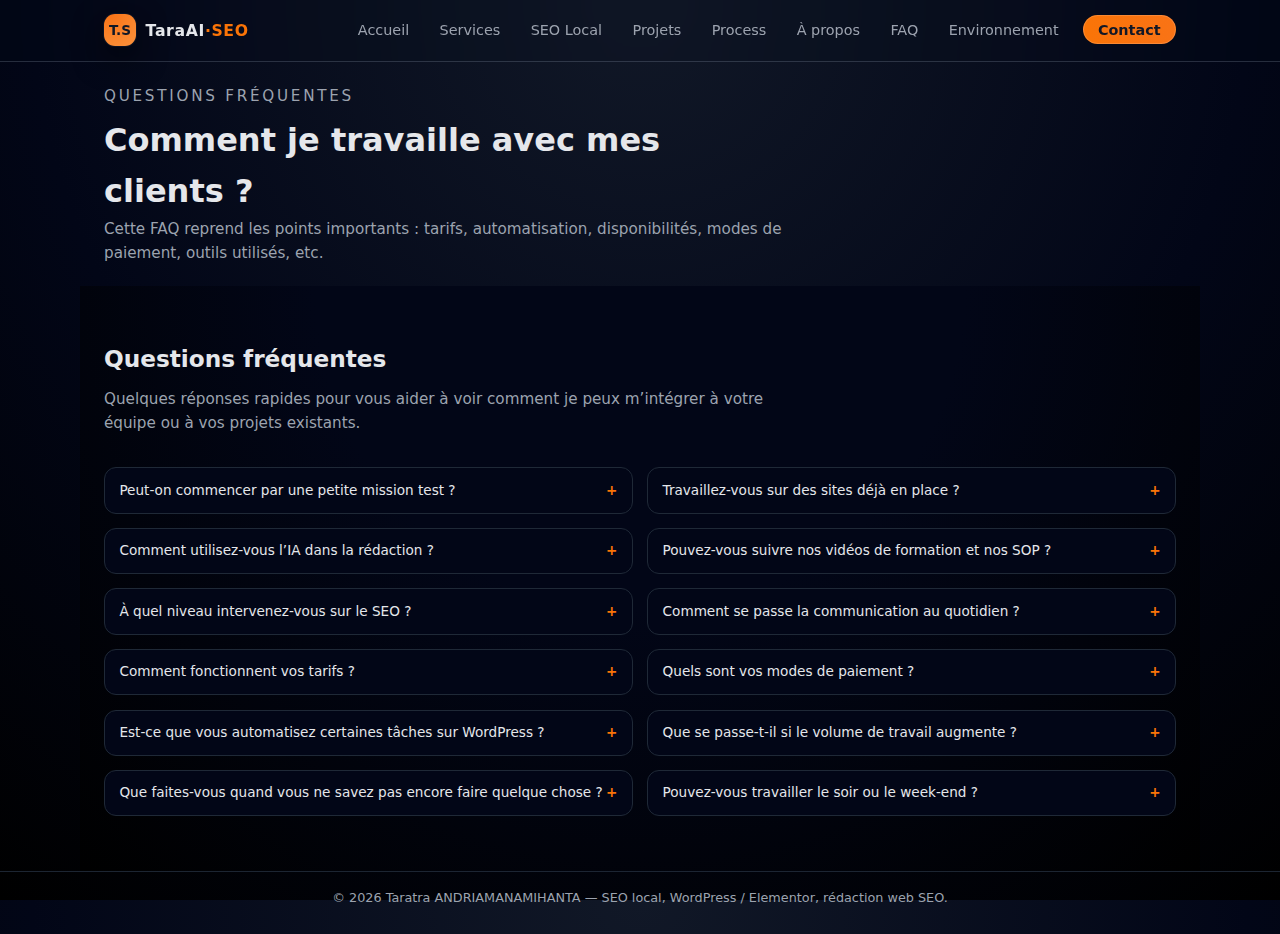
<file: faq.html>
<!DOCTYPE html>
<html lang="fr">
<head>
  <meta charset="UTF-8" />
  <title>FAQ – Collaboration avec Taratra ANDRIAMANAMIHANTA</title>
  <meta name="viewport" content="width=device-width, initial-scale=1" />
  <meta name="description" content="FAQ de Taratra ANDRIAMANAMIHANTA, spécialiste SEO local, expert WordPress / Elementor et rédacteur web SEO. Questions sur les tarifs, l'automatisation, la disponibilité et les modes de paiement." />
  <link rel="stylesheet" href="styles/style.css" />
<script>
// VFS Asset Interceptor - Auto-injected by OSW Studio
(function() {
  const vfsBlobUrls = {"/data.json":"blob:https://otst-osw-studio.hf.space/c48aafcf-43f9-4e27-a135-90380ee2d9f4","/assets/bureau-taratra.jpg":"blob:https://otst-osw-studio.hf.space/81e2c846-edb9-4696-a404-41881096de44","/assets/qr-linkedin-taratra.png":"blob:https://otst-osw-studio.hf.space/6aeb465a-cd0b-40c1-bedc-7eb8b30d6b1b","/scripts/main.js":"blob:https://otst-osw-studio.hf.space/f798ee11-e58c-432c-8797-a46af5fb1543","/index.html":"blob:https://otst-osw-studio.hf.space/f18c23ac-35f3-4af3-a404-df539c868b32","/seo-local.html":"blob:https://otst-osw-studio.hf.space/207ff5a8-44dc-48b8-bfd5-548283863bb6","/services.html":"blob:https://otst-osw-studio.hf.space/c6b19c9b-957e-4be7-8f38-a8f0d3a3c72e"};
  
  // Helper function to resolve VFS paths to blob URLs
  function resolveVfsUrl(url) {
    if (!url || typeof url !== 'string') return url;
    if (url.startsWith('/assets/') && vfsBlobUrls[url]) {
      return vfsBlobUrls[url];
    }
    return url;
  }
  
  // Intercept Image src setter to handle ALL image loading
  const originalSrcDescriptor = Object.getOwnPropertyDescriptor(HTMLImageElement.prototype, 'src');
  Object.defineProperty(HTMLImageElement.prototype, 'src', {
    get: function() {
      return originalSrcDescriptor.get.call(this);
    },
    set: function(value) {
      const resolvedUrl = resolveVfsUrl(value);
      return originalSrcDescriptor.set.call(this, resolvedUrl);
    },
    enumerable: true,
    configurable: true
  });
  
  // Intercept setAttribute for src attributes
  const originalSetAttribute = Element.prototype.setAttribute;
  Element.prototype.setAttribute = function(name, value) {
    if ((name === 'src' || name === 'href') && this instanceof HTMLImageElement) {
      value = resolveVfsUrl(value);
    }
    return originalSetAttribute.call(this, name, value);
  };
  
  // Intercept innerHTML to catch template-generated images
  const originalInnerHTMLDescriptor = Object.getOwnPropertyDescriptor(Element.prototype, 'innerHTML');
  Object.defineProperty(Element.prototype, 'innerHTML', {
    get: function() {
      return originalInnerHTMLDescriptor.get.call(this);
    },
    set: function(value) {
      if (typeof value === 'string' && value.includes('/assets/')) {
        // Replace asset URLs in the HTML string before setting
        const srcRegex = new RegExp('src=["\']([^"\']*/assets/[^"\']*)["\']', 'g');
        value = value.replace(srcRegex, function(match, url) {
          const resolvedUrl = resolveVfsUrl(url);
          if (resolvedUrl !== url) {
            return match.replace(url, resolvedUrl);
          }
          return match;
        });
      }
      return originalInnerHTMLDescriptor.set.call(this, value);
    },
    enumerable: true,
    configurable: true
  });
  
  // Intercept Image constructor
  const OriginalImage = window.Image;
  window.Image = function(...args) {
    const img = new OriginalImage(...args);
    // Override src setter for this instance too
    const descriptor = Object.getOwnPropertyDescriptor(img, 'src') || 
                      Object.getOwnPropertyDescriptor(HTMLImageElement.prototype, 'src');
    if (descriptor) {
      Object.defineProperty(img, 'src', {
        get: descriptor.get,
        set: function(value) {
          const resolvedUrl = resolveVfsUrl(value);
          return originalSrcDescriptor.set.call(this, resolvedUrl);
        },
        enumerable: true,
        configurable: true
      });
    }
    return img;
  };
  // Preserve original Image properties
  Object.setPrototypeOf(window.Image, OriginalImage);
  window.Image.prototype = OriginalImage.prototype;
  
  // Intercept createElement for img elements
  const originalCreateElement = document.createElement;
  document.createElement = function(tagName, options) {
    const element = originalCreateElement.call(this, tagName, options);
    if (tagName.toLowerCase() === 'img') {
      const originalSrcDescriptor = Object.getOwnPropertyDescriptor(HTMLImageElement.prototype, 'src');
      Object.defineProperty(element, 'src', {
        get: function() {
          return originalSrcDescriptor.get.call(this);
        },
        set: function(value) {
          const resolvedUrl = resolveVfsUrl(value);
          return originalSrcDescriptor.set.call(this, resolvedUrl);
        },
        enumerable: true,
        configurable: true
      });
    }
    return element;
  };
  
  // Intercept fetch requests to VFS assets
  const originalFetch = window.fetch;
  window.fetch = function(input, init) {
    const url = typeof input === 'string' ? input : input.url;
    const resolvedUrl = resolveVfsUrl(url);
    
    if (resolvedUrl !== url) {
      return originalFetch(resolvedUrl, init);
    }
    
    return originalFetch(input, init);
  };
  
  // Intercept XMLHttpRequest for older code
  const OriginalXHR = window.XMLHttpRequest;
  window.XMLHttpRequest = function() {
    const xhr = new OriginalXHR();
    const originalOpen = xhr.open;
    
    xhr.open = function(method, url, ...args) {
      const resolvedUrl = resolveVfsUrl(url);
      return originalOpen.call(this, method, resolvedUrl, ...args);
    };
    
    return xhr;
  };
  
  // Process any existing images in the DOM when ready
  function processExistingImages() {
    const images = document.querySelectorAll('img[src*="/assets/"]');
    images.forEach(img => {
      const currentSrc = img.src;
      const resolvedSrc = resolveVfsUrl(currentSrc);
      if (resolvedSrc !== currentSrc) {
        img.src = resolvedSrc;
      }
    });
  }
  
  // Use MutationObserver to catch dynamically added images
  function setupMutationObserver() {
    if (typeof MutationObserver !== 'undefined') {
      const observer = new MutationObserver(function(mutations) {
        mutations.forEach(function(mutation) {
          mutation.addedNodes.forEach(function(node) {
            if (node.nodeType === 1) { // Element node
              if (node.tagName === 'IMG' && node.src && node.src.includes('/assets/')) {
                const resolvedSrc = resolveVfsUrl(node.src);
                if (resolvedSrc !== node.src) {
                  node.src = resolvedSrc;
                }
              }
              // Also check children
              const childImages = node.querySelectorAll && node.querySelectorAll('img[src*="/assets/"]');
              if (childImages) {
                childImages.forEach(img => {
                  const resolvedSrc = resolveVfsUrl(img.src);
                  if (resolvedSrc !== img.src) {
                    img.src = resolvedSrc;
                  }
                });
              }
            }
          });
        });
      });
      
      observer.observe(document.body || document.documentElement, {
        childList: true,
        subtree: true
      });
    }
  }
  
  // Setup everything when DOM is ready
  if (document.readyState === 'loading') {
    document.addEventListener('DOMContentLoaded', function() {
      processExistingImages();
      setupMutationObserver();
    });
  } else {
    processExistingImages();
    setupMutationObserver();
  }
})();
</script>
</head>
<body>
  <header class="site-header">
    <nav class="navbar">
      <div class="logo">
        <span class="logo-mark">T.S</span>
        <span class="logo-text">TaraAI<span class="accent">·SEO</span></span>
      </div>
      <ul class="nav-links">
        <li><a href="index.html">Accueil</a></li>
        <li><a href="services.html">Services</a></li>
        <li><a href="seo-local.html">SEO Local</a></li>
        <li><a href="projets.html">Projets</a></li>
        <li><a href="process.html">Process</a></li>
        <li><a href="apropos.html">À propos</a></li>
        <li><a href="faq.html">FAQ</a></li>
        <li><a href="environnement.html">Environnement</a></li>
        <li><a href="index.html#contact" class="btn-nav">Contact</a></li>
      </ul>
    </nav>
  </header>

  <main>
    <!-- Intro FAQ -->
    <section class="section section-compact">
      <div class="section-header">
        <p class="hero-eyebrow">Questions fréquentes</p>
        <h1>Comment je travaille avec mes clients&nbsp;?</h1>
        <p>
          Cette FAQ reprend les points importants&nbsp;: tarifs, automatisation, disponibilités,
          modes de paiement, outils utilisés, etc.
        </p>
      </div>
    </section>

    <!-- FAQ -->
    <section id="faq" class="section section-alt">
      <div class="section-header">
        <h2>Questions fréquentes</h2>
        <p>
          Quelques réponses rapides pour vous aider à voir comment je peux m’intégrer à votre équipe ou à vos projets existants.
        </p>
      </div>

      <div class="faq-grid">
        <details class="faq-item">
          <summary>Peut-on commencer par une petite mission test&nbsp;?</summary>
          <p>
            Oui. Un test rémunéré ou une courte période d’essai permet de valider le workflow, le niveau de détail attendu et la façon de communiquer.
          </p>
        </details>

        <details class="faq-item">
          <summary>Travaillez-vous sur des sites déjà en place&nbsp;?</summary>
          <p>
            Oui, je peux reprendre un site WordPress existant, nettoyer la structure des pages, améliorer la mise en forme sous Elementor et retravailler les contenus pour plus de clarté et de cohérence.
          </p>
        </details>

        <details class="faq-item">
          <summary>Comment utilisez-vous l’IA dans la rédaction&nbsp;?</summary>
          <p>
            J’utilise l’IA pour générer une base de texte, puis j’interviens pour corriger, réécrire, simplifier et adapter le ton.
            L’objectif est d’obtenir un contenu naturel, sans tournures “robotisées” ni répétitions inutiles.
          </p>
        </details>

        <details class="faq-item">
          <summary>Pouvez-vous suivre nos vidéos de formation et nos SOP&nbsp;?</summary>
          <p>
            Oui. Je peux m’adapter à vos process internes, suivre des vidéos explicatives et appliquer vos méthodes pour garder une vraie cohérence dans l’ensemble de vos projets.
          </p>
        </details>

        <details class="faq-item">
          <summary>À quel niveau intervenez-vous sur le SEO&nbsp;?</summary>
          <p>
            J’interviens surtout sur le <strong>SEO on-page</strong> et le <strong>SEO local</strong> : structure des pages, balises Hn, cohérence sémantique, maillage interne simple et contenus optimisés pour les recherches locales.
          </p>
        </details>

        <details class="faq-item">
          <summary>Comment se passe la communication au quotidien&nbsp;?</summary>
          <p>
            Je privilégie une communication simple et directe&nbsp;: récap par message, validation des priorités,
            partage de captures si nécessaire et point régulier sur l’avancement.
          </p>
        </details>

        <details class="faq-item">
          <summary>Comment fonctionnent vos tarifs&nbsp;?</summary>
          <p>
            Je peux commencer exactement sur la base proposée dans l’offre initiale&nbsp;:
            <strong>5&nbsp;€ de l’heure pour 10&nbsp;heures par mois</strong>.
            Le tarif reste un facteur important, mais ce n’est pas le critère principal pour moi&nbsp;:
            je préfère construire une collaboration stable, avec un travail propre, des pages prêtes à publier
            et un vrai suivi dans le temps.
          </p>
          <p>
            Si le périmètre évolue (plus d’heures, nouvelles responsabilités, suivi plus régulier),
            nous pouvons faire évoluer ensemble les conditions de travail&nbsp;:
            bloc d’heures, forfaits ou autre organisation qui reste logique pour vous comme pour moi.
          </p>
        </details>

        <details class="faq-item">
          <summary>Quels sont vos modes de paiement&nbsp;?</summary>
          <p>
            J'utilise en priorité le <strong>Mobile Money (Mvola)</strong>.
            Pour les clients à l’étranger, je recommande fortement <strong>Remitly</strong>, qui est plus
            intéressant que les virements bancaires classiques.
          </p>
          <p>
            Les banques traditionnelles appliquent souvent des <strong>frais très élevés</strong> et des taux peu favorables&nbsp;:
            au final, le coût total peut facilement représenter l’équivalent de <strong>15 à 20&nbsp;% du montant envoyé</strong>,
            avec en plus un <strong>délai de traitement long</strong> avant que l’argent n’arrive réellement.
          </p>
          <p>
            Avec <strong>Remitly</strong>, le fonctionnement est simple&nbsp;:
          </p>
          <ul>
            <li>le client crée un compte Remitly en quelques minutes&nbsp;;</li>
            <li>il paie par carte ou par virement selon son pays&nbsp;;</li>
            <li>je reçois les fonds directement en <strong>Mobile Money (Mvola)</strong>&nbsp;;</li>
            <li>les frais sont clairement indiqués et le délai est en général beaucoup plus rapide.</li>
          </ul>
          <p>
            C’est plus <strong>transparent</strong>, plus <strong>fiable</strong> et plus <strong>économique</strong>
            pour tout le monde qu’un transfert bancaire international classique.
          </p>
        </details>

        <details class="faq-item">
          <summary>Est-ce que vous automatisez certaines tâches sur WordPress&nbsp;?</summary>
          <p>
            Oui, dès que c’est pertinent et validé avec vous. J’utilise des
            <strong>scripts Python en local</strong> pour automatiser certaines tâches répétitives&nbsp;:
            par exemple, découper et convertir des images générées par des IA (comme Nano Banana, Imagen ou autres)
            avant de les intégrer dans WordPress.
          </p>
          <p>
            Côté WordPress, je peux installer et configurer des extensions dédiées (par exemple des plugins de
            <strong>snippets</strong> ou des outils de type <strong>WPBulky</strong>) pour gérer plus facilement
            les métadonnées, les slugs ou des mises à jour en masse. Cela permet de vérifier en une seule vue
            l’ensemble des pages, de contrôler les maillages internes et de repérer rapidement ce qui doit être ajusté.
          </p>
          <p>
            L’objectif reste de <strong>gagner du temps sur les tâches répétitives</strong> tout en gardant un
            contrôle humain&nbsp;: je vérifie systématiquement le résultat des automatisations et je respecte vos
            consignes éditoriales et techniques.
          </p>
        </details>

        <details class="faq-item">
          <summary>Que se passe-t-il si le volume de travail augmente&nbsp;?</summary>
          <p>
            Si le volume de pages ou d’articles à traiter augmente, je peux adapter ma façon de travailler&nbsp;:
            mise en place de modèles réutilisables dans Elementor, automatisation d’une partie des tâches répétitives
            et organisation du travail par lots (par exemple&nbsp;: structure le matin, contenus l’après-midi).
            Le but est de garder la même exigence de qualité tout en respectant les délais,
            sans sacrifier la relecture ni le sens du détail.
          </p>
        </details>

        <details class="faq-item">
          <summary>Que faites-vous quand vous ne savez pas encore faire quelque chose&nbsp;?</summary>
          <p>
            Je préfère être transparent&nbsp;: il peut arriver que je ne maîtrise pas encore un point précis au début.
            Dans ce cas, je commence par le dire clairement, puis je me forme rapidement à partir des
            <strong>vidéos de formation</strong>, de vos <strong>documents internes</strong> et des outils d’IA
            comme <strong>ChatGPT</strong> ou <strong>Gemini</strong>.
          </p>
          <p>
            Mon objectif est de devenir <strong>autonome</strong> le plus vite possible sur la tâche, sans vous surcharger.
            Je prends des notes, je documente ce que j’apprends et je reviens vers vous uniquement si j’ai besoin d’une
            précision ou d’une validation. Cela me permet de progresser en continu tout en respectant vos process.
          </p>
        </details>

        <details class="faq-item">
          <summary>Pouvez-vous travailler le soir ou le week-end&nbsp;?</summary>
          <p>
            Ma <strong>disponibilité principale pour un nouveau client</strong> se situe entre
            <strong>9&nbsp;h et 11&nbsp;h, tous les jours</strong>.
          </p>
          <p>
            Cependant, en cas de besoin particulier ou de période plus chargée, je peux ponctuellement adapter mon organisation
            et traiter certaines tâches <strong>le soir ou le week-end</strong>, tant que cela reste
            raisonnable et planifié à l’avance.
          </p>
          <p>
            L’objectif est d’être clair dès le départ sur les créneaux&nbsp;: vous savez quand je suis
            disponible pour vous, et nous pouvons nous organiser sereinement sur la durée.
          </p>
        </details>
      </div>
    </section>
  </main>

  <footer class="site-footer">
    <p>© <span id="year"></span> Taratra ANDRIAMANAMIHANTA — SEO local, WordPress / Elementor, rédaction web SEO.</p>
  </footer>

  <script>
    const yearSpan = document.getElementById('year');
    if (yearSpan) {
      yearSpan.textContent = new Date().getFullYear();
    }
  </script>
</body>
</html>
</file>
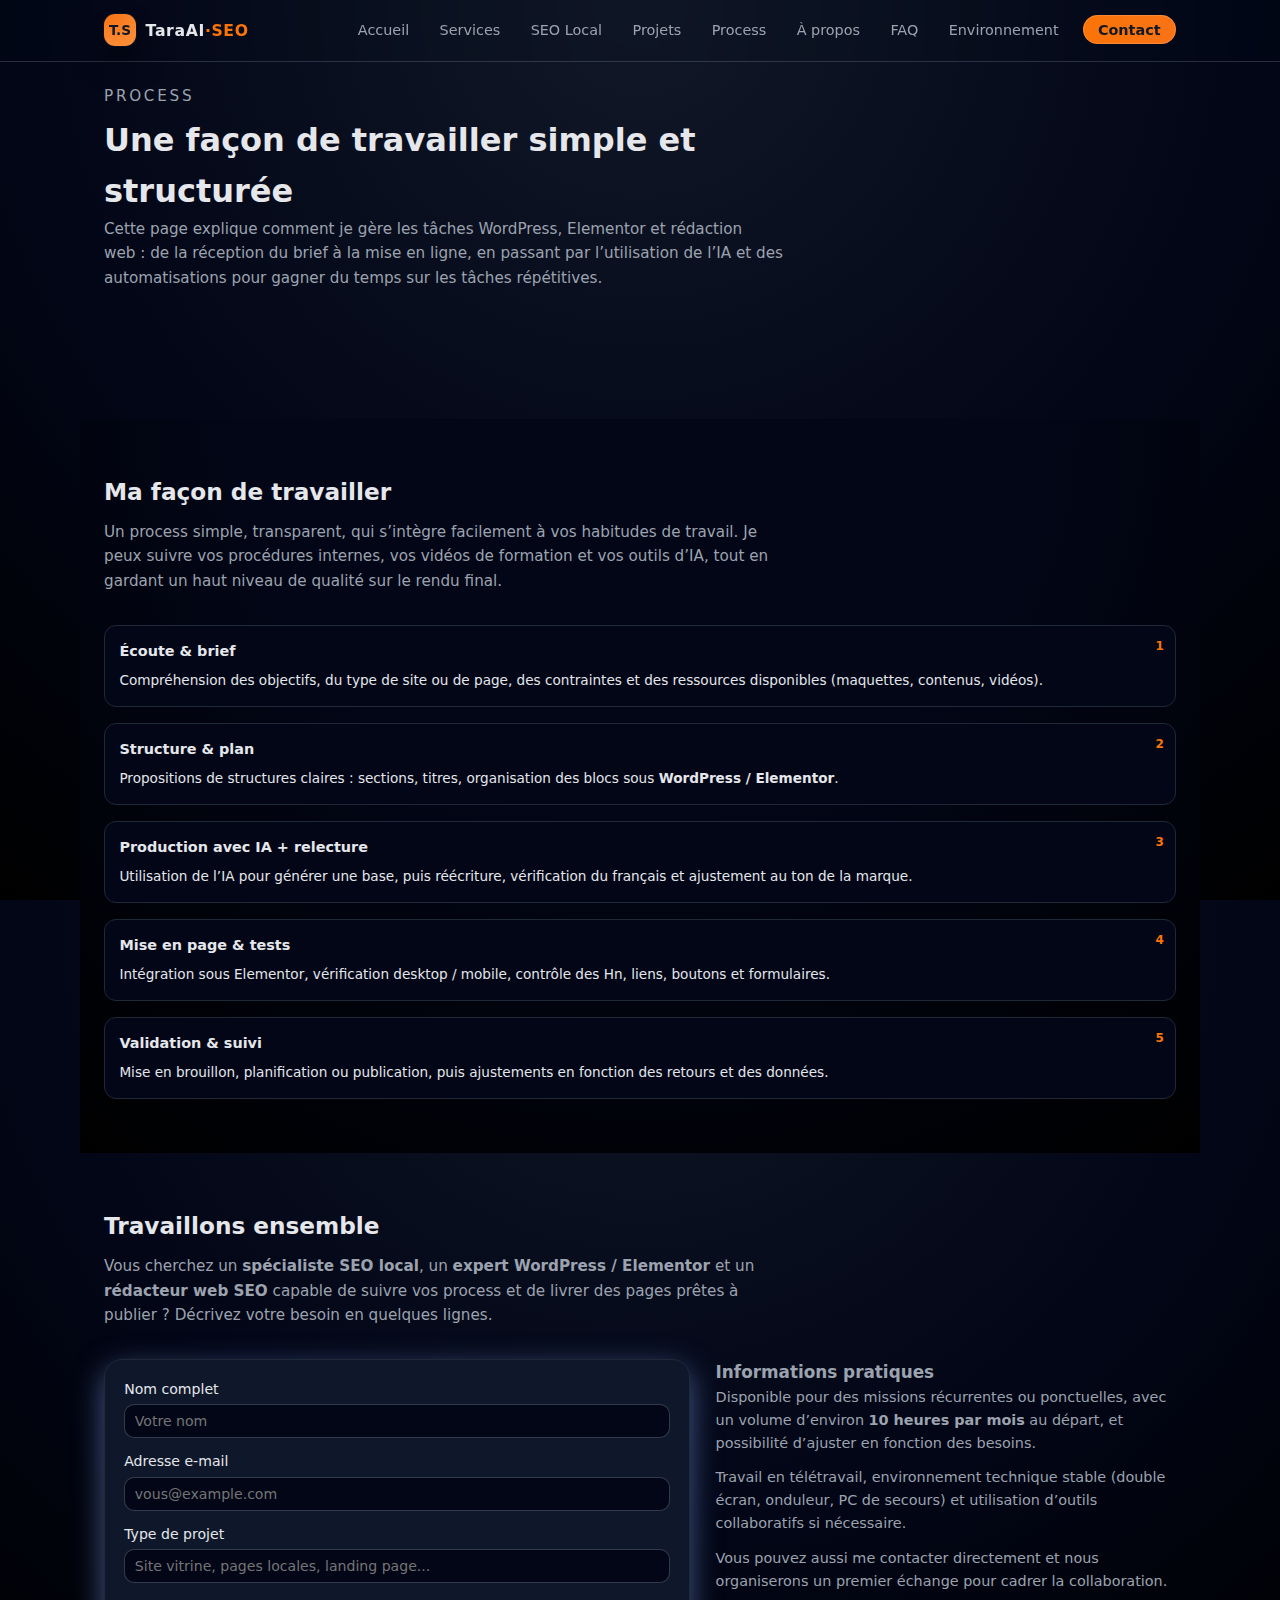
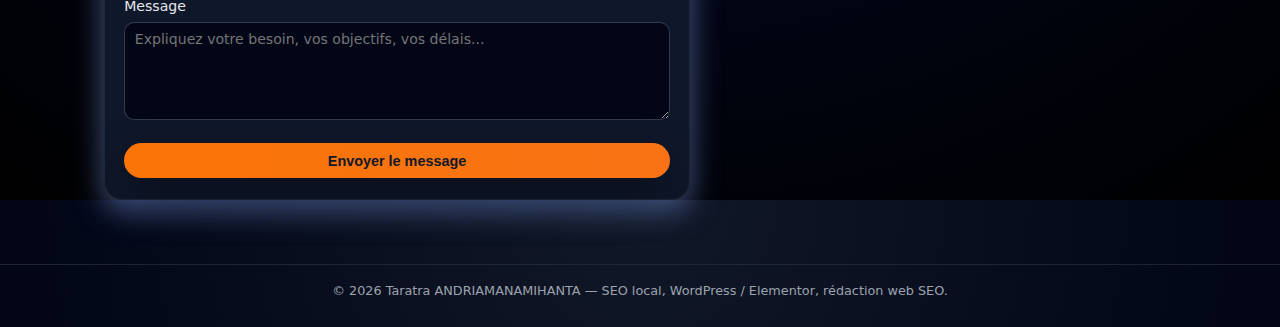
<file: process.html>
<!DOCTYPE html>
<html lang="fr">
<head>
  <meta charset="UTF-8" />
<title>Process – Ma façon de travailler</title>
  <meta name="viewport" content="width=device-width, initial-scale=1" />
  <meta name="description" content="Portfolio de Taratra ANDRIAMANAMIHANTA, spécialiste SEO local, expert WordPress / Elementor et rédacteur web SEO. Création de sites, optimisation locale et contenus orientés conversion." />
  <link rel="stylesheet" href="styles/style.css" />
<script>
// VFS Asset Interceptor - Auto-injected by OSW Studio
(function() {
  const vfsBlobUrls = {"/data.json":"blob:https://otst-osw-studio.hf.space/c48aafcf-43f9-4e27-a135-90380ee2d9f4","/assets/bureau-taratra.jpg":"blob:https://otst-osw-studio.hf.space/81e2c846-edb9-4696-a404-41881096de44","/assets/qr-linkedin-taratra.png":"blob:https://otst-osw-studio.hf.space/6aeb465a-cd0b-40c1-bedc-7eb8b30d6b1b","/scripts/main.js":"blob:https://otst-osw-studio.hf.space/f798ee11-e58c-432c-8797-a46af5fb1543","/index.html":"blob:https://otst-osw-studio.hf.space/f18c23ac-35f3-4af3-a404-df539c868b32","/seo-local.html":"blob:https://otst-osw-studio.hf.space/207ff5a8-44dc-48b8-bfd5-548283863bb6","/services.html":"blob:https://otst-osw-studio.hf.space/c6b19c9b-957e-4be7-8f38-a8f0d3a3c72e","/faq.html":"blob:https://otst-osw-studio.hf.space/f3b6b511-f81c-4821-9022-304ffb4f3cee","/apropos.html":"blob:https://otst-osw-studio.hf.space/a7f3cc91-8159-47e9-b016-956a3677fe02"};
  
  // Helper function to resolve VFS paths to blob URLs
  function resolveVfsUrl(url) {
    if (!url || typeof url !== 'string') return url;
    if (url.startsWith('/assets/') && vfsBlobUrls[url]) {
      return vfsBlobUrls[url];
    }
    return url;
  }
  
  // Intercept Image src setter to handle ALL image loading
  const originalSrcDescriptor = Object.getOwnPropertyDescriptor(HTMLImageElement.prototype, 'src');
  Object.defineProperty(HTMLImageElement.prototype, 'src', {
    get: function() {
      return originalSrcDescriptor.get.call(this);
    },
    set: function(value) {
      const resolvedUrl = resolveVfsUrl(value);
      return originalSrcDescriptor.set.call(this, resolvedUrl);
    },
    enumerable: true,
    configurable: true
  });
  
  // Intercept setAttribute for src attributes
  const originalSetAttribute = Element.prototype.setAttribute;
  Element.prototype.setAttribute = function(name, value) {
    if ((name === 'src' || name === 'href') && this instanceof HTMLImageElement) {
      value = resolveVfsUrl(value);
    }
    return originalSetAttribute.call(this, name, value);
  };
  
  // Intercept innerHTML to catch template-generated images
  const originalInnerHTMLDescriptor = Object.getOwnPropertyDescriptor(Element.prototype, 'innerHTML');
  Object.defineProperty(Element.prototype, 'innerHTML', {
    get: function() {
      return originalInnerHTMLDescriptor.get.call(this);
    },
    set: function(value) {
      if (typeof value === 'string' && value.includes('/assets/')) {
        // Replace asset URLs in the HTML string before setting
        const srcRegex = new RegExp('src=["\']([^"\']*/assets/[^"\']*)["\']', 'g');
        value = value.replace(srcRegex, function(match, url) {
          const resolvedUrl = resolveVfsUrl(url);
          if (resolvedUrl !== url) {
            return match.replace(url, resolvedUrl);
          }
          return match;
        });
      }
      return originalInnerHTMLDescriptor.set.call(this, value);
    },
    enumerable: true,
    configurable: true
  });
  
  // Intercept Image constructor
  const OriginalImage = window.Image;
  window.Image = function(...args) {
    const img = new OriginalImage(...args);
    // Override src setter for this instance too
    const descriptor = Object.getOwnPropertyDescriptor(img, 'src') || 
                      Object.getOwnPropertyDescriptor(HTMLImageElement.prototype, 'src');
    if (descriptor) {
      Object.defineProperty(img, 'src', {
        get: descriptor.get,
        set: function(value) {
          const resolvedUrl = resolveVfsUrl(value);
          return originalSrcDescriptor.set.call(this, resolvedUrl);
        },
        enumerable: true,
        configurable: true
      });
    }
    return img;
  };
  // Preserve original Image properties
  Object.setPrototypeOf(window.Image, OriginalImage);
  window.Image.prototype = OriginalImage.prototype;
  
  // Intercept createElement for img elements
  const originalCreateElement = document.createElement;
  document.createElement = function(tagName, options) {
    const element = originalCreateElement.call(this, tagName, options);
    if (tagName.toLowerCase() === 'img') {
      const originalSrcDescriptor = Object.getOwnPropertyDescriptor(HTMLImageElement.prototype, 'src');
      Object.defineProperty(element, 'src', {
        get: function() {
          return originalSrcDescriptor.get.call(this);
        },
        set: function(value) {
          const resolvedUrl = resolveVfsUrl(value);
          return originalSrcDescriptor.set.call(this, resolvedUrl);
        },
        enumerable: true,
        configurable: true
      });
    }
    return element;
  };
  
  // Intercept fetch requests to VFS assets
  const originalFetch = window.fetch;
  window.fetch = function(input, init) {
    const url = typeof input === 'string' ? input : input.url;
    const resolvedUrl = resolveVfsUrl(url);
    
    if (resolvedUrl !== url) {
      return originalFetch(resolvedUrl, init);
    }
    
    return originalFetch(input, init);
  };
  
  // Intercept XMLHttpRequest for older code
  const OriginalXHR = window.XMLHttpRequest;
  window.XMLHttpRequest = function() {
    const xhr = new OriginalXHR();
    const originalOpen = xhr.open;
    
    xhr.open = function(method, url, ...args) {
      const resolvedUrl = resolveVfsUrl(url);
      return originalOpen.call(this, method, resolvedUrl, ...args);
    };
    
    return xhr;
  };
  
  // Process any existing images in the DOM when ready
  function processExistingImages() {
    const images = document.querySelectorAll('img[src*="/assets/"]');
    images.forEach(img => {
      const currentSrc = img.src;
      const resolvedSrc = resolveVfsUrl(currentSrc);
      if (resolvedSrc !== currentSrc) {
        img.src = resolvedSrc;
      }
    });
  }
  
  // Use MutationObserver to catch dynamically added images
  function setupMutationObserver() {
    if (typeof MutationObserver !== 'undefined') {
      const observer = new MutationObserver(function(mutations) {
        mutations.forEach(function(mutation) {
          mutation.addedNodes.forEach(function(node) {
            if (node.nodeType === 1) { // Element node
              if (node.tagName === 'IMG' && node.src && node.src.includes('/assets/')) {
                const resolvedSrc = resolveVfsUrl(node.src);
                if (resolvedSrc !== node.src) {
                  node.src = resolvedSrc;
                }
              }
              // Also check children
              const childImages = node.querySelectorAll && node.querySelectorAll('img[src*="/assets/"]');
              if (childImages) {
                childImages.forEach(img => {
                  const resolvedSrc = resolveVfsUrl(img.src);
                  if (resolvedSrc !== img.src) {
                    img.src = resolvedSrc;
                  }
                });
              }
            }
          });
        });
      });
      
      observer.observe(document.body || document.documentElement, {
        childList: true,
        subtree: true
      });
    }
  }
  
  // Setup everything when DOM is ready
  if (document.readyState === 'loading') {
    document.addEventListener('DOMContentLoaded', function() {
      processExistingImages();
      setupMutationObserver();
    });
  } else {
    processExistingImages();
    setupMutationObserver();
  }
})();
</script>
</head>
<body>
  <header class="site-header">
   <nav class="navbar">
  <div class="logo">
    <span class="logo-mark">T.S</span>
    <span class="logo-text">TaraAI<span class="accent">·SEO</span></span>
  </div>
 <ul class="nav-links">
  <li><a href="index.html">Accueil</a></li>
  <li><a href="services.html">Services</a></li>
  <li><a href="seo-local.html">SEO Local</a></li>
  <li><a href="projets.html">Projets</a></li>
  <li><a href="process.html">Process</a></li>
  <li><a href="apropos.html">À propos</a></li>
  <li><a href="faq.html">FAQ</a></li>
  <li><a href="environnement.html">Environnement</a></li>
  <li><a href="index.html#contact" class="btn-nav">Contact</a></li>
</ul>
 </nav>
  </header>
<main>
  <section class="section section-compact">
    <div class="section-header">
      <p class="hero-eyebrow">Process</p>
      <h1>Une façon de travailler simple et structurée</h1>
      <p>
        Cette page explique comment je gère les tâches WordPress, Elementor et rédaction web&nbsp;:
        de la réception du brief à la mise en ligne, en passant par l’utilisation de l’IA
        et des automatisations pour gagner du temps sur les tâches répétitives.
      </p>
    </div>
  </section>

  <!-- COPIE/COUPE ici ta section existante id="process" -->
  <section id="process" class="section">
    <!-- ton bloc Process (étapes) tel qu’il est déjà -->
  </section>
</main>

  <!-- PROCESS -->
  <section id="process" class="section section-alt">
    <div class="section-header">
      <h2>Ma façon de travailler</h2>
      <p>
        Un process simple, transparent, qui s’intègre facilement à vos habitudes de travail. Je peux suivre vos procédures internes, vos vidéos
        de formation et vos outils d’IA, tout en gardant un haut niveau de qualité sur le rendu final.
      </p>
    </div>
    <div class="process-steps">
      <div class="step">
        <span class="step-number">1</span>
        <h3>Écoute & brief</h3>
        <p>
          Compréhension des objectifs, du type de site ou de page, des contraintes et des ressources disponibles (maquettes, contenus, vidéos).
        </p>
      </div>
      <div class="step">
        <span class="step-number">2</span>
        <h3>Structure & plan</h3>
        <p>
          Propositions de structures claires : sections, titres, organisation des blocs sous <strong>WordPress / Elementor</strong>.
        </p>
      </div>
      <div class="step">
        <span class="step-number">3</span>
        <h3>Production avec IA + relecture</h3>
        <p>
          Utilisation de l’IA pour générer une base, puis réécriture, vérification du français et ajustement au ton de la marque.
        </p>
      </div>
      <div class="step">
        <span class="step-number">4</span>
        <h3>Mise en page & tests</h3>
        <p>
          Intégration sous Elementor, vérification desktop / mobile, contrôle des Hn, liens, boutons et formulaires.
        </p>
      </div>
      <div class="step">
        <span class="step-number">5</span>
        <h3>Validation & suivi</h3>
        <p>
          Mise en brouillon, planification ou publication, puis ajustements en fonction des retours et des données.
        </p>
      </div>
    </div>
  </section>

    <!-- CONTACT -->
  <section id="contact" class="section contact-section">
    <div class="section-header">
      <h2>Travaillons ensemble</h2>
      <p>
        Vous cherchez un <strong>spécialiste SEO local</strong>, un <strong>expert WordPress / Elementor</strong> et un <strong>rédacteur web SEO</strong>
        capable de suivre vos process et de livrer des pages prêtes à publier&nbsp;? Décrivez votre besoin en quelques lignes.
      </p>
    </div>
    <div class="contact-grid">
      <form class="contact-form">
        <label>
          Nom complet
          <input type="text" name="name" placeholder="Votre nom" />
        </label>
        <label>
          Adresse e-mail
          <input type="email" name="email" placeholder="vous@example.com" />
        </label>
        <label>
          Type de projet
          <input type="text" name="project" placeholder="Site vitrine, pages locales, landing page..." />
        </label>
        <label>
          Message
          <textarea name="message" rows="5" placeholder="Expliquez votre besoin, vos objectifs, vos délais..."></textarea>
        </label>
        <button type="submit" class="btn btn-primary">Envoyer le message</button>
      </form>
      <div class="contact-info">
        <h3>Informations pratiques</h3>
        <p>
          Disponible pour des missions récurrentes ou ponctuelles, avec un volume d’environ
          <strong>10 heures par mois</strong> au départ, et possibilité d’ajuster en fonction des besoins.
        </p>
        <p>
          Travail en télétravail, environnement technique stable (double écran, onduleur, PC de secours) et
          utilisation d’outils collaboratifs si nécessaire.
        </p>
        <p>
          Vous pouvez aussi me contacter directement et nous organiserons un premier échange pour cadrer la collaboration.
        </p>
      </div>
    </div>
  </section>

  <footer class="site-footer">
    <p>© <span id="year"></span> Taratra ANDRIAMANAMIHANTA — SEO local, WordPress / Elementor, rédaction web SEO.</p>
  </footer>

  <script>
    const yearSpan = document.getElementById('year');
    if (yearSpan) {
      yearSpan.textContent = new Date().getFullYear();
    }
  </script>
</body>
</html>
</file>
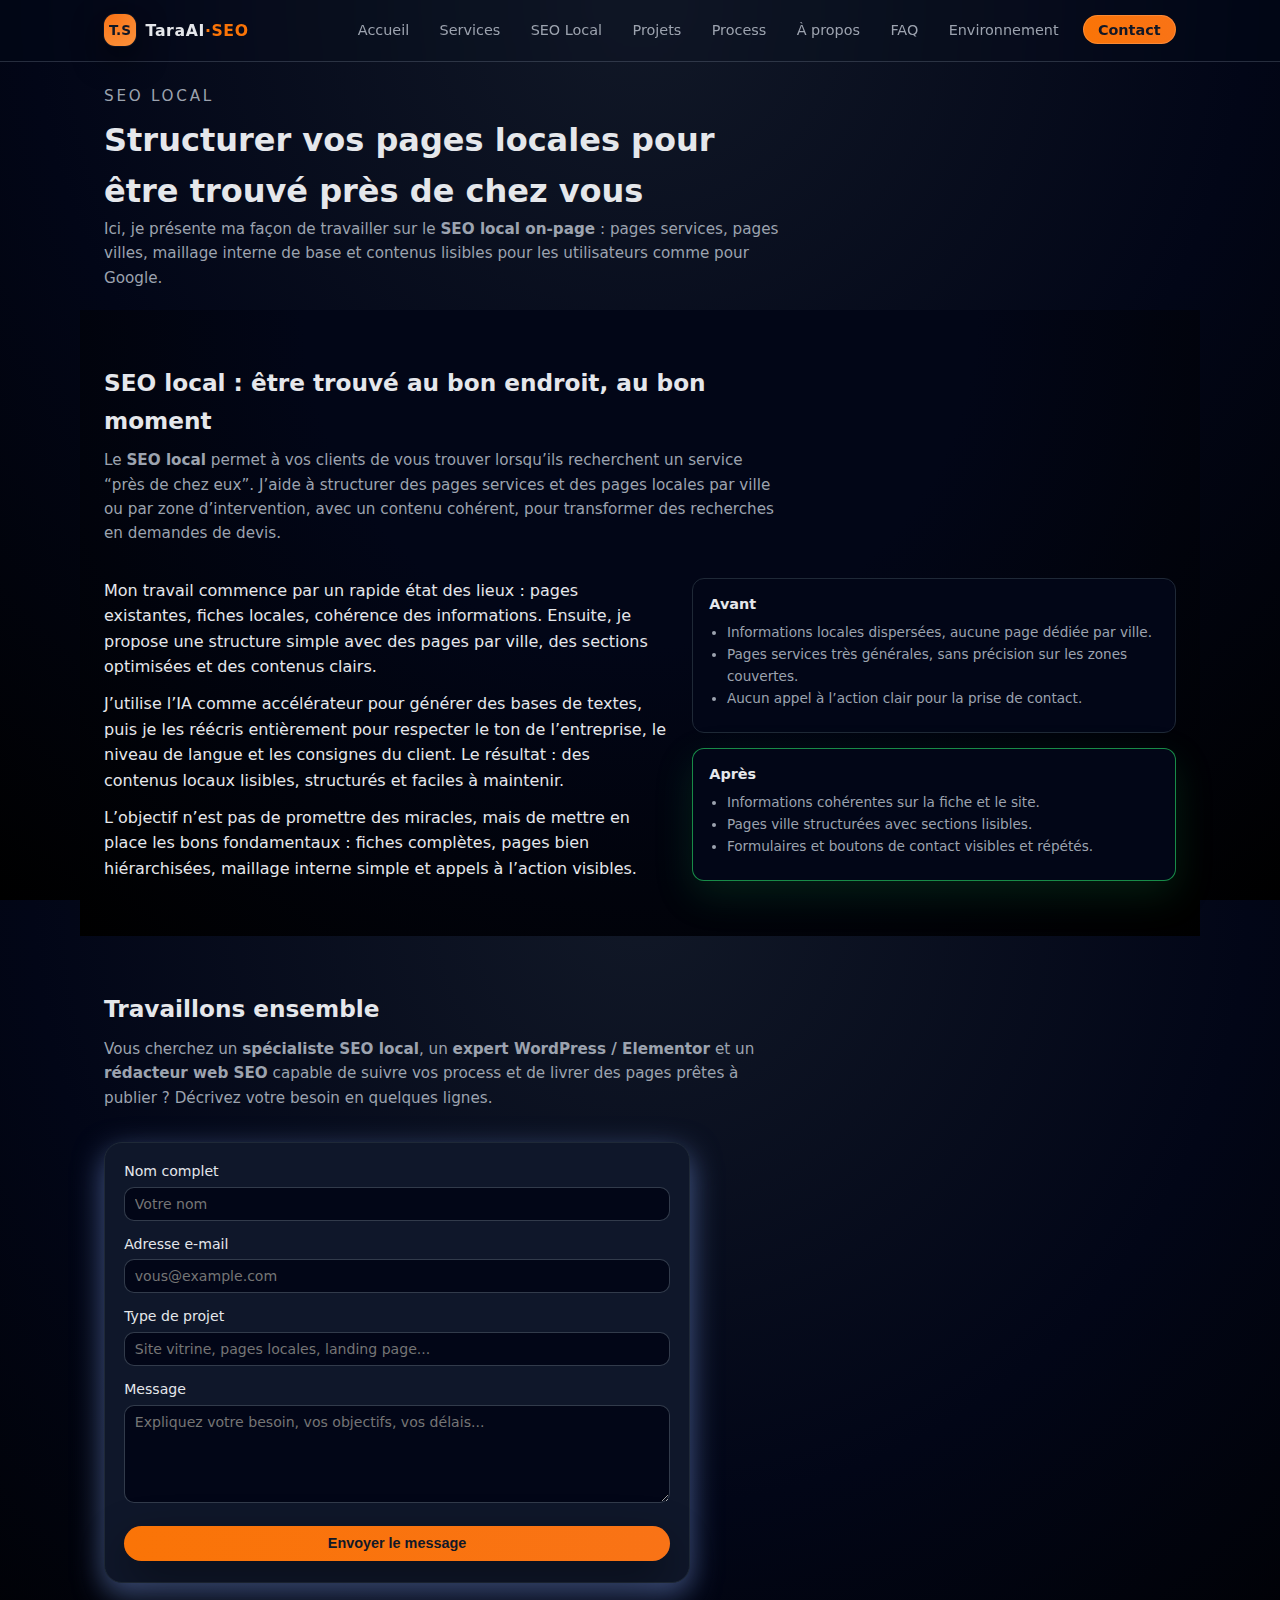
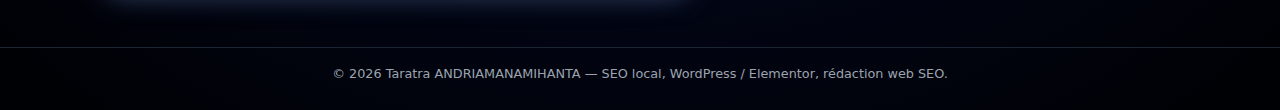
<file: seo-local.html>
<!DOCTYPE html>
<html lang="fr">
<head>
  <meta charset="UTF-8" />
<title>SEO Local – Taratra ANDRIAMANAMIHANTA</title>
  <meta name="viewport" content="width=device-width, initial-scale=1" />
  <meta name="description" content="Portfolio de Taratra ANDRIAMANAMIHANTA, spécialiste SEO local, expert WordPress / Elementor et rédacteur web SEO. Création de sites, optimisation locale et contenus orientés conversion." />
  <link rel="stylesheet" href="styles/style.css" />
<script>
// VFS Asset Interceptor - Auto-injected by OSW Studio
(function() {
  const vfsBlobUrls = {"/data.json":"blob:https://otst-osw-studio.hf.space/c48aafcf-43f9-4e27-a135-90380ee2d9f4","/assets/bureau-taratra.jpg":"blob:https://otst-osw-studio.hf.space/81e2c846-edb9-4696-a404-41881096de44","/assets/qr-linkedin-taratra.png":"blob:https://otst-osw-studio.hf.space/6aeb465a-cd0b-40c1-bedc-7eb8b30d6b1b","/scripts/main.js":"blob:https://otst-osw-studio.hf.space/f798ee11-e58c-432c-8797-a46af5fb1543","/index.html":"blob:https://otst-osw-studio.hf.space/f18c23ac-35f3-4af3-a404-df539c868b32"};
  
  // Helper function to resolve VFS paths to blob URLs
  function resolveVfsUrl(url) {
    if (!url || typeof url !== 'string') return url;
    if (url.startsWith('/assets/') && vfsBlobUrls[url]) {
      return vfsBlobUrls[url];
    }
    return url;
  }
  
  // Intercept Image src setter to handle ALL image loading
  const originalSrcDescriptor = Object.getOwnPropertyDescriptor(HTMLImageElement.prototype, 'src');
  Object.defineProperty(HTMLImageElement.prototype, 'src', {
    get: function() {
      return originalSrcDescriptor.get.call(this);
    },
    set: function(value) {
      const resolvedUrl = resolveVfsUrl(value);
      return originalSrcDescriptor.set.call(this, resolvedUrl);
    },
    enumerable: true,
    configurable: true
  });
  
  // Intercept setAttribute for src attributes
  const originalSetAttribute = Element.prototype.setAttribute;
  Element.prototype.setAttribute = function(name, value) {
    if ((name === 'src' || name === 'href') && this instanceof HTMLImageElement) {
      value = resolveVfsUrl(value);
    }
    return originalSetAttribute.call(this, name, value);
  };
  
  // Intercept innerHTML to catch template-generated images
  const originalInnerHTMLDescriptor = Object.getOwnPropertyDescriptor(Element.prototype, 'innerHTML');
  Object.defineProperty(Element.prototype, 'innerHTML', {
    get: function() {
      return originalInnerHTMLDescriptor.get.call(this);
    },
    set: function(value) {
      if (typeof value === 'string' && value.includes('/assets/')) {
        // Replace asset URLs in the HTML string before setting
        const srcRegex = new RegExp('src=["\']([^"\']*/assets/[^"\']*)["\']', 'g');
        value = value.replace(srcRegex, function(match, url) {
          const resolvedUrl = resolveVfsUrl(url);
          if (resolvedUrl !== url) {
            return match.replace(url, resolvedUrl);
          }
          return match;
        });
      }
      return originalInnerHTMLDescriptor.set.call(this, value);
    },
    enumerable: true,
    configurable: true
  });
  
  // Intercept Image constructor
  const OriginalImage = window.Image;
  window.Image = function(...args) {
    const img = new OriginalImage(...args);
    // Override src setter for this instance too
    const descriptor = Object.getOwnPropertyDescriptor(img, 'src') || 
                      Object.getOwnPropertyDescriptor(HTMLImageElement.prototype, 'src');
    if (descriptor) {
      Object.defineProperty(img, 'src', {
        get: descriptor.get,
        set: function(value) {
          const resolvedUrl = resolveVfsUrl(value);
          return originalSrcDescriptor.set.call(this, resolvedUrl);
        },
        enumerable: true,
        configurable: true
      });
    }
    return img;
  };
  // Preserve original Image properties
  Object.setPrototypeOf(window.Image, OriginalImage);
  window.Image.prototype = OriginalImage.prototype;
  
  // Intercept createElement for img elements
  const originalCreateElement = document.createElement;
  document.createElement = function(tagName, options) {
    const element = originalCreateElement.call(this, tagName, options);
    if (tagName.toLowerCase() === 'img') {
      const originalSrcDescriptor = Object.getOwnPropertyDescriptor(HTMLImageElement.prototype, 'src');
      Object.defineProperty(element, 'src', {
        get: function() {
          return originalSrcDescriptor.get.call(this);
        },
        set: function(value) {
          const resolvedUrl = resolveVfsUrl(value);
          return originalSrcDescriptor.set.call(this, resolvedUrl);
        },
        enumerable: true,
        configurable: true
      });
    }
    return element;
  };
  
  // Intercept fetch requests to VFS assets
  const originalFetch = window.fetch;
  window.fetch = function(input, init) {
    const url = typeof input === 'string' ? input : input.url;
    const resolvedUrl = resolveVfsUrl(url);
    
    if (resolvedUrl !== url) {
      return originalFetch(resolvedUrl, init);
    }
    
    return originalFetch(input, init);
  };
  
  // Intercept XMLHttpRequest for older code
  const OriginalXHR = window.XMLHttpRequest;
  window.XMLHttpRequest = function() {
    const xhr = new OriginalXHR();
    const originalOpen = xhr.open;
    
    xhr.open = function(method, url, ...args) {
      const resolvedUrl = resolveVfsUrl(url);
      return originalOpen.call(this, method, resolvedUrl, ...args);
    };
    
    return xhr;
  };
  
  // Process any existing images in the DOM when ready
  function processExistingImages() {
    const images = document.querySelectorAll('img[src*="/assets/"]');
    images.forEach(img => {
      const currentSrc = img.src;
      const resolvedSrc = resolveVfsUrl(currentSrc);
      if (resolvedSrc !== currentSrc) {
        img.src = resolvedSrc;
      }
    });
  }
  
  // Use MutationObserver to catch dynamically added images
  function setupMutationObserver() {
    if (typeof MutationObserver !== 'undefined') {
      const observer = new MutationObserver(function(mutations) {
        mutations.forEach(function(mutation) {
          mutation.addedNodes.forEach(function(node) {
            if (node.nodeType === 1) { // Element node
              if (node.tagName === 'IMG' && node.src && node.src.includes('/assets/')) {
                const resolvedSrc = resolveVfsUrl(node.src);
                if (resolvedSrc !== node.src) {
                  node.src = resolvedSrc;
                }
              }
              // Also check children
              const childImages = node.querySelectorAll && node.querySelectorAll('img[src*="/assets/"]');
              if (childImages) {
                childImages.forEach(img => {
                  const resolvedSrc = resolveVfsUrl(img.src);
                  if (resolvedSrc !== img.src) {
                    img.src = resolvedSrc;
                  }
                });
              }
            }
          });
        });
      });
      
      observer.observe(document.body || document.documentElement, {
        childList: true,
        subtree: true
      });
    }
  }
  
  // Setup everything when DOM is ready
  if (document.readyState === 'loading') {
    document.addEventListener('DOMContentLoaded', function() {
      processExistingImages();
      setupMutationObserver();
    });
  } else {
    processExistingImages();
    setupMutationObserver();
  }
})();
</script>
</head>
<body>
  <header class="site-header">
   <nav class="navbar">
  <div class="logo">
    <span class="logo-mark">T.S</span>
    <span class="logo-text">TaraAI<span class="accent">·SEO</span></span>
  </div>
 <ul class="nav-links">
  <li><a href="index.html">Accueil</a></li>
  <li><a href="services.html">Services</a></li>
  <li><a href="seo-local.html">SEO Local</a></li>
  <li><a href="projets.html">Projets</a></li>
  <li><a href="process.html">Process</a></li>
  <li><a href="apropos.html">À propos</a></li>
  <li><a href="faq.html">FAQ</a></li>
  <li><a href="environnement.html">Environnement</a></li>
  <li><a href="index.html#contact" class="btn-nav">Contact</a></li>
</ul>
 </nav>
  </header>
<main>
  <section class="section section-compact">
    <div class="section-header">
      <p class="hero-eyebrow">SEO local</p>
      <h1>Structurer vos pages locales pour être trouvé près de chez vous</h1>
      <p>
        Ici, je présente ma façon de travailler sur le <strong>SEO local on-page</strong> :
        pages services, pages villes, maillage interne de base et contenus lisibles
        pour les utilisateurs comme pour Google.
      </p>
    </div>
  </section>

 
   <!-- SEO LOCAL -->
  <section id="seo-local" class="section section-alt">
    <div class="section-header">
      <h2>SEO local : être trouvé au bon endroit, au bon moment</h2>
      <p>
        Le <strong>SEO local</strong> permet à vos clients de vous trouver lorsqu’ils recherchent un service “près de chez eux”.
J’aide à structurer des pages services et des pages locales par ville ou par zone d’intervention, avec un contenu cohérent, pour transformer des recherches en demandes de devis.
      </p>
    </div>

    <div class="seo-grid">
      <div class="seo-text">
        <p>
          Mon travail commence par un rapide état des lieux : pages existantes, fiches locales, cohérence des informations.
          Ensuite, je propose une structure simple avec des pages par ville, des sections optimisées et des contenus clairs.
        </p>
        <p>
          J’utilise l’IA comme accélérateur pour générer des bases de textes, puis je les réécris entièrement pour respecter le ton de l’entreprise, le niveau de langue et les consignes du client.
          Le résultat : des contenus locaux lisibles, structurés et faciles à maintenir.
        </p>
        <p>
          L’objectif n’est pas de promettre des miracles, mais de mettre en place les bons fondamentaux :
          fiches complètes, pages bien hiérarchisées, maillage interne simple et appels à l’action visibles.
        </p>
      </div>
      <div class="before-after">
        <div class="ba-card">
          <h3>Avant</h3>
          <ul>
            <li>Informations locales dispersées, aucune page dédiée par ville.</li>
<li>Pages services très générales, sans précision sur les zones couvertes.</li>
<li>Aucun appel à l’action clair pour la prise de contact.</li>

          </ul>
        </div>
        <div class="ba-card ba-card-after">
          <h3>Après</h3>
          <ul>
            <li>Informations cohérentes sur la fiche et le site.</li>
            <li>Pages ville structurées avec sections lisibles.</li>
            <li>Formulaires et boutons de contact visibles et répétés.</li>
          </ul>
        </div>
      </div>
    </div>
  </section>

  
    <!-- CONTACT -->
  <section id="contact" class="section contact-section">
    <div class="section-header">
      <h2>Travaillons ensemble</h2>
      <p>
        Vous cherchez un <strong>spécialiste SEO local</strong>, un <strong>expert WordPress / Elementor</strong> et un <strong>rédacteur web SEO</strong>
        capable de suivre vos process et de livrer des pages prêtes à publier&nbsp;? Décrivez votre besoin en quelques lignes.
      </p>
    </div>
    <div class="contact-grid">
      <form class="contact-form">
        <label>
          Nom complet
          <input type="text" name="name" placeholder="Votre nom" />
        </label>
        <label>
          Adresse e-mail
          <input type="email" name="email" placeholder="vous@example.com" />
        </label>
        <label>
          Type de projet
          <input type="text" name="project" placeholder="Site vitrine, pages locales, landing page..." />
        </label>
        <label>
          Message
          <textarea name="message" rows="5" placeholder="Expliquez votre besoin, vos objectifs, vos délais..."></textarea>
        </label>
        <button type="submit" class="btn btn-primary">Envoyer le message</button>
      </form>
     
    </div>
  </section>

  <footer class="site-footer">
    <p>© <span id="year"></span> Taratra ANDRIAMANAMIHANTA — SEO local, WordPress / Elementor, rédaction web SEO.</p>
  </footer>

  <script>
    const yearSpan = document.getElementById('year');
    if (yearSpan) {
      yearSpan.textContent = new Date().getFullYear();
    }
  </script>
</body>
</html>
</file>
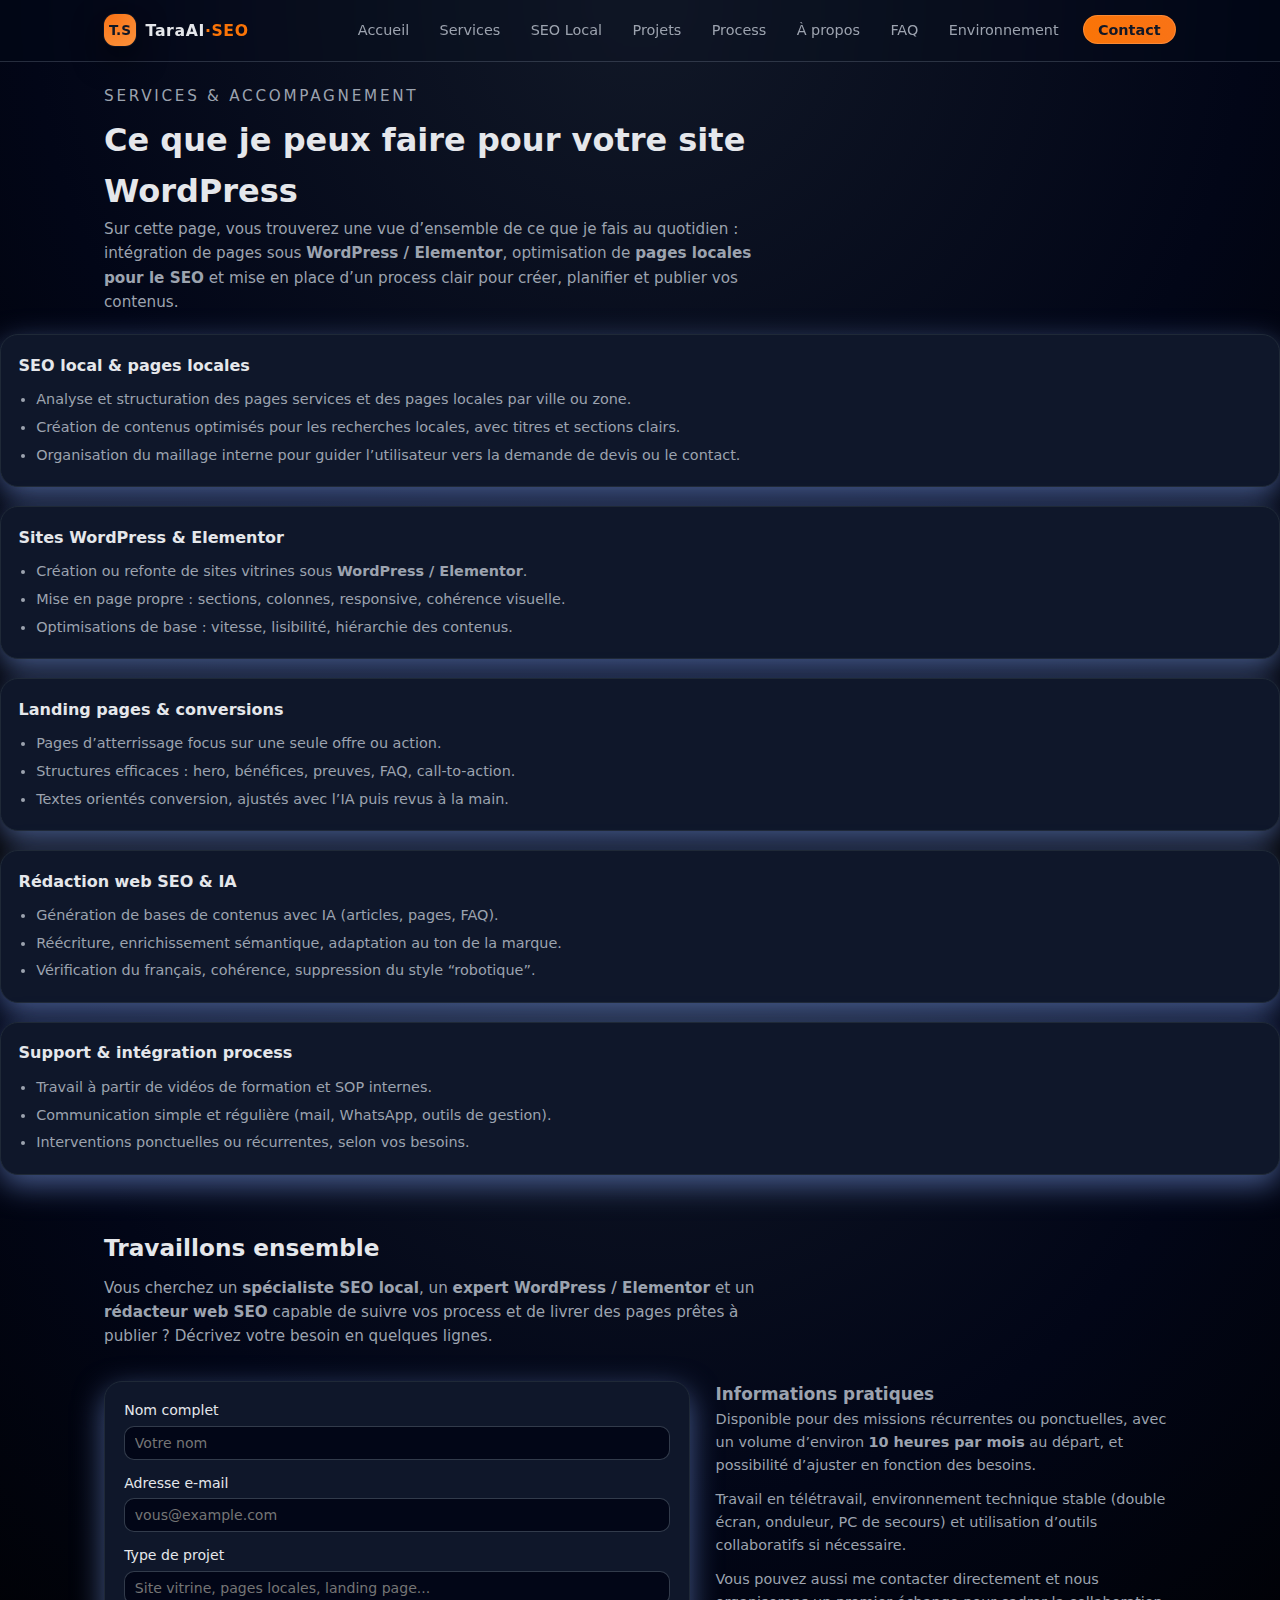
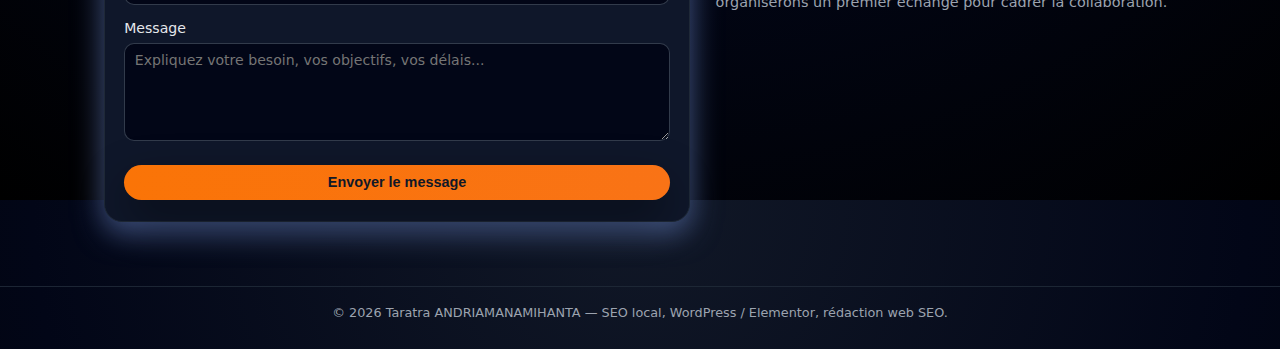
<file: services.html>
<!DOCTYPE html>
<html lang="fr">
<head>
  <meta charset="UTF-8" />
<title> Services – Taratra ANDRIAMANAMIHANTA, SEO local & WordPress</title>
  <meta name="viewport" content="width=device-width, initial-scale=1" />
  <meta name="description" content="Portfolio de Taratra ANDRIAMANAMIHANTA, spécialiste SEO local, expert WordPress / Elementor et rédacteur web SEO. Création de sites, optimisation locale et contenus orientés conversion." />
  <link rel="stylesheet" href="styles/style.css" />
<script>
// VFS Asset Interceptor - Auto-injected by OSW Studio
(function() {
  const vfsBlobUrls = {"/data.json":"blob:https://otst-osw-studio.hf.space/c48aafcf-43f9-4e27-a135-90380ee2d9f4","/assets/bureau-taratra.jpg":"blob:https://otst-osw-studio.hf.space/81e2c846-edb9-4696-a404-41881096de44","/assets/qr-linkedin-taratra.png":"blob:https://otst-osw-studio.hf.space/6aeb465a-cd0b-40c1-bedc-7eb8b30d6b1b","/scripts/main.js":"blob:https://otst-osw-studio.hf.space/f798ee11-e58c-432c-8797-a46af5fb1543","/index.html":"blob:https://otst-osw-studio.hf.space/f18c23ac-35f3-4af3-a404-df539c868b32","/seo-local.html":"blob:https://otst-osw-studio.hf.space/207ff5a8-44dc-48b8-bfd5-548283863bb6"};
  
  // Helper function to resolve VFS paths to blob URLs
  function resolveVfsUrl(url) {
    if (!url || typeof url !== 'string') return url;
    if (url.startsWith('/assets/') && vfsBlobUrls[url]) {
      return vfsBlobUrls[url];
    }
    return url;
  }
  
  // Intercept Image src setter to handle ALL image loading
  const originalSrcDescriptor = Object.getOwnPropertyDescriptor(HTMLImageElement.prototype, 'src');
  Object.defineProperty(HTMLImageElement.prototype, 'src', {
    get: function() {
      return originalSrcDescriptor.get.call(this);
    },
    set: function(value) {
      const resolvedUrl = resolveVfsUrl(value);
      return originalSrcDescriptor.set.call(this, resolvedUrl);
    },
    enumerable: true,
    configurable: true
  });
  
  // Intercept setAttribute for src attributes
  const originalSetAttribute = Element.prototype.setAttribute;
  Element.prototype.setAttribute = function(name, value) {
    if ((name === 'src' || name === 'href') && this instanceof HTMLImageElement) {
      value = resolveVfsUrl(value);
    }
    return originalSetAttribute.call(this, name, value);
  };
  
  // Intercept innerHTML to catch template-generated images
  const originalInnerHTMLDescriptor = Object.getOwnPropertyDescriptor(Element.prototype, 'innerHTML');
  Object.defineProperty(Element.prototype, 'innerHTML', {
    get: function() {
      return originalInnerHTMLDescriptor.get.call(this);
    },
    set: function(value) {
      if (typeof value === 'string' && value.includes('/assets/')) {
        // Replace asset URLs in the HTML string before setting
        const srcRegex = new RegExp('src=["\']([^"\']*/assets/[^"\']*)["\']', 'g');
        value = value.replace(srcRegex, function(match, url) {
          const resolvedUrl = resolveVfsUrl(url);
          if (resolvedUrl !== url) {
            return match.replace(url, resolvedUrl);
          }
          return match;
        });
      }
      return originalInnerHTMLDescriptor.set.call(this, value);
    },
    enumerable: true,
    configurable: true
  });
  
  // Intercept Image constructor
  const OriginalImage = window.Image;
  window.Image = function(...args) {
    const img = new OriginalImage(...args);
    // Override src setter for this instance too
    const descriptor = Object.getOwnPropertyDescriptor(img, 'src') || 
                      Object.getOwnPropertyDescriptor(HTMLImageElement.prototype, 'src');
    if (descriptor) {
      Object.defineProperty(img, 'src', {
        get: descriptor.get,
        set: function(value) {
          const resolvedUrl = resolveVfsUrl(value);
          return originalSrcDescriptor.set.call(this, resolvedUrl);
        },
        enumerable: true,
        configurable: true
      });
    }
    return img;
  };
  // Preserve original Image properties
  Object.setPrototypeOf(window.Image, OriginalImage);
  window.Image.prototype = OriginalImage.prototype;
  
  // Intercept createElement for img elements
  const originalCreateElement = document.createElement;
  document.createElement = function(tagName, options) {
    const element = originalCreateElement.call(this, tagName, options);
    if (tagName.toLowerCase() === 'img') {
      const originalSrcDescriptor = Object.getOwnPropertyDescriptor(HTMLImageElement.prototype, 'src');
      Object.defineProperty(element, 'src', {
        get: function() {
          return originalSrcDescriptor.get.call(this);
        },
        set: function(value) {
          const resolvedUrl = resolveVfsUrl(value);
          return originalSrcDescriptor.set.call(this, resolvedUrl);
        },
        enumerable: true,
        configurable: true
      });
    }
    return element;
  };
  
  // Intercept fetch requests to VFS assets
  const originalFetch = window.fetch;
  window.fetch = function(input, init) {
    const url = typeof input === 'string' ? input : input.url;
    const resolvedUrl = resolveVfsUrl(url);
    
    if (resolvedUrl !== url) {
      return originalFetch(resolvedUrl, init);
    }
    
    return originalFetch(input, init);
  };
  
  // Intercept XMLHttpRequest for older code
  const OriginalXHR = window.XMLHttpRequest;
  window.XMLHttpRequest = function() {
    const xhr = new OriginalXHR();
    const originalOpen = xhr.open;
    
    xhr.open = function(method, url, ...args) {
      const resolvedUrl = resolveVfsUrl(url);
      return originalOpen.call(this, method, resolvedUrl, ...args);
    };
    
    return xhr;
  };
  
  // Process any existing images in the DOM when ready
  function processExistingImages() {
    const images = document.querySelectorAll('img[src*="/assets/"]');
    images.forEach(img => {
      const currentSrc = img.src;
      const resolvedSrc = resolveVfsUrl(currentSrc);
      if (resolvedSrc !== currentSrc) {
        img.src = resolvedSrc;
      }
    });
  }
  
  // Use MutationObserver to catch dynamically added images
  function setupMutationObserver() {
    if (typeof MutationObserver !== 'undefined') {
      const observer = new MutationObserver(function(mutations) {
        mutations.forEach(function(mutation) {
          mutation.addedNodes.forEach(function(node) {
            if (node.nodeType === 1) { // Element node
              if (node.tagName === 'IMG' && node.src && node.src.includes('/assets/')) {
                const resolvedSrc = resolveVfsUrl(node.src);
                if (resolvedSrc !== node.src) {
                  node.src = resolvedSrc;
                }
              }
              // Also check children
              const childImages = node.querySelectorAll && node.querySelectorAll('img[src*="/assets/"]');
              if (childImages) {
                childImages.forEach(img => {
                  const resolvedSrc = resolveVfsUrl(img.src);
                  if (resolvedSrc !== img.src) {
                    img.src = resolvedSrc;
                  }
                });
              }
            }
          });
        });
      });
      
      observer.observe(document.body || document.documentElement, {
        childList: true,
        subtree: true
      });
    }
  }
  
  // Setup everything when DOM is ready
  if (document.readyState === 'loading') {
    document.addEventListener('DOMContentLoaded', function() {
      processExistingImages();
      setupMutationObserver();
    });
  } else {
    processExistingImages();
    setupMutationObserver();
  }
})();
</script>
</head>
<body>
  <header class="site-header">
   <nav class="navbar">
  <div class="logo">
    <span class="logo-mark">T.S</span>
    <span class="logo-text">TaraAI<span class="accent">·SEO</span></span>
  </div>
 <ul class="nav-links">
  <li><a href="index.html">Accueil</a></li>
  <li><a href="services.html">Services</a></li>
  <li><a href="seo-local.html">SEO Local</a></li>
  <li><a href="projets.html">Projets</a></li>
  <li><a href="process.html">Process</a></li>
  <li><a href="apropos.html">À propos</a></li>
  <li><a href="faq.html">FAQ</a></li>
  <li><a href="environnement.html">Environnement</a></li>
  <li><a href="index.html#contact" class="btn-nav">Contact</a></li>
</ul>
 </nav>
  </header>

  <!-- SERVICES -->
 <section class="section section-compact">
  <div class="section-header">
    <p class="hero-eyebrow">Services & accompagnement</p>
    <h1>Ce que je peux faire pour votre site WordPress</h1>
    <p>
      Sur cette page, vous trouverez une vue d’ensemble de ce que je fais au quotidien&nbsp;:
      intégration de pages sous <strong>WordPress / Elementor</strong>, optimisation de
      <strong>pages locales pour le SEO</strong> et mise en place d’un process clair pour
      créer, planifier et publier vos contenus.
    </p>
  </div>
</section>
    <div class="cards-grid">
      <article class="card">
  <h3>SEO local & pages locales</h3>
  <ul>
    <li>Analyse et structuration des pages services et des pages locales par ville ou zone.</li>
    <li>Création de contenus optimisés pour les recherches locales, avec titres et sections clairs.</li>
    <li>Organisation du maillage interne pour guider l’utilisateur vers la demande de devis ou le contact.</li>
  </ul>
</article>

      <article class="card">
        <h3>Sites WordPress & Elementor</h3>
        <ul>
          <li>Création ou refonte de sites vitrines sous <strong>WordPress / Elementor</strong>.</li>
          <li>Mise en page propre : sections, colonnes, responsive, cohérence visuelle.</li>
          <li>Optimisations de base : vitesse, lisibilité, hiérarchie des contenus.</li>
        </ul>
      </article>
      <article class="card">
        <h3>Landing pages & conversions</h3>
        <ul>
          <li>Pages d’atterrissage focus sur une seule offre ou action.</li>
          <li>Structures efficaces : hero, bénéfices, preuves, FAQ, call-to-action.</li>
          <li>Textes orientés conversion, ajustés avec l’IA puis revus à la main.</li>
        </ul>
      </article>
      <article class="card">
        <h3>Rédaction web SEO & IA</h3>
        <ul>
          <li>Génération de bases de contenus avec IA (articles, pages, FAQ).</li>
          <li>Réécriture, enrichissement sémantique, adaptation au ton de la marque.</li>
          <li>Vérification du français, cohérence, suppression du style “robotique”.</li>
        </ul>
      </article>
      <article class="card">
        <h3>Support & intégration process</h3>
        <ul>
          <li>Travail à partir de vidéos de formation et SOP internes.</li>
          <li>Communication simple et régulière (mail, WhatsApp, outils de gestion).</li>
          <li>Interventions ponctuelles ou récurrentes, selon vos besoins.</li>
        </ul>
      </article>
    </div>
  </section>
      <!-- CONTACT -->
  <section id="contact" class="section contact-section">
    <div class="section-header">
      <h2>Travaillons ensemble</h2>
      <p>
        Vous cherchez un <strong>spécialiste SEO local</strong>, un <strong>expert WordPress / Elementor</strong> et un <strong>rédacteur web SEO</strong>
        capable de suivre vos process et de livrer des pages prêtes à publier&nbsp;? Décrivez votre besoin en quelques lignes.
      </p>
    </div>
    <div class="contact-grid">
      <form class="contact-form">
        <label>
          Nom complet
          <input type="text" name="name" placeholder="Votre nom" />
        </label>
        <label>
          Adresse e-mail
          <input type="email" name="email" placeholder="vous@example.com" />
        </label>
        <label>
          Type de projet
          <input type="text" name="project" placeholder="Site vitrine, pages locales, landing page..." />
        </label>
        <label>
          Message
          <textarea name="message" rows="5" placeholder="Expliquez votre besoin, vos objectifs, vos délais..."></textarea>
        </label>
        <button type="submit" class="btn btn-primary">Envoyer le message</button>
      </form>
      <div class="contact-info">
        <h3>Informations pratiques</h3>
        <p>
          Disponible pour des missions récurrentes ou ponctuelles, avec un volume d’environ
          <strong>10 heures par mois</strong> au départ, et possibilité d’ajuster en fonction des besoins.
        </p>
        <p>
          Travail en télétravail, environnement technique stable (double écran, onduleur, PC de secours) et
          utilisation d’outils collaboratifs si nécessaire.
        </p>
        <p>
          Vous pouvez aussi me contacter directement et nous organiserons un premier échange pour cadrer la collaboration.
        </p>
      </div>
    </div>
  </section>

  <footer class="site-footer">
    <p>© <span id="year"></span> Taratra ANDRIAMANAMIHANTA — SEO local, WordPress / Elementor, rédaction web SEO.</p>
  </footer>

  <script>
    const yearSpan = document.getElementById('year');
    if (yearSpan) {
      yearSpan.textContent = new Date().getFullYear();
    }
  </script>
</body>
</html>
</file>
<file: styles/style.css>
:root {
  --bg-main: #020617;
  --bg-alt: #0b1220;
  --card-bg: #020617;
  --card-alt-bg: #0f172a;
  --accent: #fa7407;
  --accent-soft: rgba(250, 116, 7, 0.15);
  --accent-secondary: #8664c2;
  --text-main: #e5e7eb;
  --text-muted: #9ca3af;
  --border-subtle: #1f2937;
  --radius-lg: 18px;
  --radius-md: 12px;
  --radius-sm: 999px;
  --shadow-soft: 0 18px 45px rgba(0, 0, 0, 0.45);
  --shadow-subtle: 0 10px 30px rgba(98, 126, 190, 0.7);
  --font-main: system-ui, -apple-system, BlinkMacSystemFont, "Inter", "Segoe UI", sans-serif;
}

/* Reset simple */
*,
*::before,
*::after {
  box-sizing: border-box;
  margin: 0;
  padding: 0;
}

html,
body {
  height: 100%;
}

body {
  font-family: var(--font-main);
  background: radial-gradient(circle at top, #111827 0, #020617 55%, #000 100%);
  color: var(--text-main);
  line-height: 1.6;
  padding-top: 64px;   /* <<– ajouté pour compenser le header fixe */
}

/* GLOBAL LAYOUT */

.site-header {
  position: fixed;
  top: 0;
  left: 0;
  right: 0;
  z-index: 40;
  backdrop-filter: blur(20px);
  -webkit-backdrop-filter: blur(20px);
  background: rgba(2, 6, 23, 0.10);
  border-bottom: 1px solid rgba(148, 163, 184, 0.25);
}

.navbar {
  max-width: 1120px;
  margin: 0 auto;
  padding: 0.9rem 1.5rem;
  display: flex;
  align-items: center;
  justify-content: space-between; /* logo à gauche, menus à droite */
  gap: 1rem;
}

.logo {
  display: flex;
  align-items: center;
  gap: 0.6rem;
}

.logo-mark {
  width: 32px;
  height: 32px;
  border-radius: 11px;
  background: radial-gradient(circle at 20% 0%, #f97316, #fb923c);
  display: flex;
  align-items: center;
  justify-content: center;
  font-weight: 700;
  color: #111827;
  box-shadow: 0 0 0 1px rgba(15, 23, 42, 0.7), 0 12px 30px rgba(0, 0, 0, 0.5);
  font-size: 0.85rem;
}

.logo-text {
  font-weight: 600;
  letter-spacing: 0.04em;
  font-size: 0.98rem;
}

.accent {
  color: var(--accent);
}

.nav-links {
  list-style: none;
  display: flex;
  align-items: center;
  gap: 1.1rem;
  font-size: 0.9rem;
}

.nav-links a {
  color: var(--text-muted);
  text-decoration: none;
  padding: 0.35rem 0.4rem;
  border-radius: 999px;
  transition: all 0.18s ease;
}

.nav-links a:hover {
  color: #f9fafb;
  background: rgba(15, 23, 42, 0.9);
}

.btn-nav {
  border: 1px solid rgba(249, 250, 251, 0.16);
  background: linear-gradient(to right, var(--accent), #f97316);
  color: #111827 !important;
  font-weight: 600;
  padding-inline: 0.9rem !important;
}

/* HERO */

.hero {
  max-width: 1120px;
  margin: 0 auto;
  padding: 4.5rem 1.5rem 4rem;
  display: grid;
  grid-template-columns: minmax(0, 1.4fr) minmax(0, 1.1fr);
  gap: 2.8rem;
  align-items: center;
}

.hero-eyebrow {
  text-transform: uppercase;
  letter-spacing: 0.18em;
  font-size: 0.75rem;
  color: var(--accent-secondary);
  margin-bottom: 0.4rem;
}

.hero h1 {
  font-size: clamp(2.4rem, 3vw + 1.5rem, 3rem);
  line-height: 1.1;
  margin-bottom: 1rem;
}

.hero-subtitle {
  font-size: 0.98rem;
  color: var(--text-muted);
  margin-bottom: 0.75rem;
}

.hero-tagline {
  font-size: 0.95rem;
  color: #e5e7eb;
  margin-bottom: 1.2rem;
}

.hero-actions {
  display: flex;
  flex-wrap: wrap;
  gap: 0.8rem;
  margin-bottom: 1.6rem;
}

.btn {
  display: inline-flex;
  align-items: center;
  justify-content: center;
  border-radius: 999px;
  padding: 0.6rem 1.1rem;
  font-size: 0.9rem;
  border: none;
  cursor: pointer;
  text-decoration: none;
  transition: all 0.18s ease;
}

.btn-primary {
  background: linear-gradient(to right, var(--accent), #f97316);
  color: #111827;
  font-weight: 600;
  box-shadow: var(--shadow-soft);
}

.btn-primary:hover {
  transform: translateY(-1px);
  box-shadow: 0 22px 60px rgba(0, 0, 0, 0.7);
}

.btn-secondary {
  border: 1px solid rgba(148, 163, 184, 0.5);
  color: var(--text-main);
  background: rgba(15, 23, 42, 0.85);
}

.btn-secondary:hover {
  background: rgba(15, 23, 42, 1);
}

.hero-highlights {
  display: grid;
  grid-template-columns: repeat(3, minmax(0, 1fr));
  gap: 0.8rem;
}

.highlight-card {
  background: rgba(15, 23, 42, 0.9);
  border-radius: 14px;
  padding: 0.7rem 0.8rem;
  border: 1px solid rgba(31, 41, 55, 0.9);
  box-shadow: var(--shadow-subtle);
}

.highlight-label {
  display: inline-flex;
  align-items: center;
  padding: 0.12rem 0.55rem;
  border-radius: 999px;
  border: 1px solid rgba(148, 163, 184, 0.6);
  color: #e5e7eb;
  font-size: 0.72rem;
  text-transform: uppercase;
  letter-spacing: 0.09em;
  margin-bottom: 0.4rem;
}

.highlight-card p {
  font-size: 0.8rem;
  color: var(--text-muted);
}

/* HERO VISUALS */

.hero-visual {
  display: flex;
  flex-direction: column;
  gap: 1.1rem;
}

.analytics-card {
  background: radial-gradient(circle at top left, rgba(250, 116, 7, 0.18), #020617);
  border-radius: var(--radius-lg);
  padding: 1rem 1.1rem;
  border: 1px solid rgba(148, 163, 184, 0.35);
  box-shadow: var(--shadow-soft);
}

.analytics-card h2 {
  font-size: 1rem;
  margin-bottom: 0.7rem;
}

.analytics-row {
  display: flex;
  justify-content: space-between;
  margin-bottom: 0.9rem;
}

.metric-label {
  font-size: 0.8rem;
  color: var(--text-muted);
}

.metric-value {
  font-size: 1.1rem;
  font-weight: 600;
}

.chart-placeholder {
  border-radius: 14px;
  border: 1px dashed rgba(148, 163, 184, 0.6);
  padding: 1.1rem;
  font-size: 0.75rem;
  color: var(--text-muted);
  text-align: center;
}

.map-card {
  background: rgba(15, 23, 42, 0.95);
  border-radius: var(--radius-lg);
  border: 1px solid rgba(30, 64, 175, 0.8);
  padding: 0.9rem 1rem;
  box-shadow: var(--shadow-subtle);
}

.map-card h3 {
  font-size: 0.9rem;
  margin-bottom: 0.4rem;
}

.map-card p {
  font-size: 0.82rem;
  color: var(--text-muted);
  margin-bottom: 0.7rem;
}

.map-placeholder {
  border-radius: 12px;
  border: 1px dashed rgba(96, 165, 250, 0.6);
  padding: 0.8rem;
  font-size: 0.75rem;
  text-align: center;
  color: var(--text-muted);
}

/* GENERIC SECTIONS */

.section {
  max-width: 1120px;
  margin: 0 auto;
  padding: 3.4rem 1.5rem;
}

.section-alt {
  background: radial-gradient(circle at top, #020617 0, #020617 40%, #000 100%);
}

.section-header {
  max-width: 680px;
  margin-bottom: 2rem;
}

.section-header h2 {
  font-size: 1.45rem;
  margin-bottom: 0.6rem;
}

.section-header p {
  font-size: 0.95rem;
  color: var(--text-muted);
}

/* Compacte la section "Qui suis-je ?" sur la page À propos */
#about.section.section-alt {
  margin-top: 0;
  padding-top: 1.25rem;   /* tu peux descendre à 1rem si tu veux encore plus serré */
}

/* Sections d'intro plus compactes */
.section-compact {
  padding-bottom: 1.5rem;   /* moins d'espace en bas */
}

.section-compact + .section {
  margin-top: 0;            /* on colle la section suivante */
}

/* CARDS GRID */

.cards-grid {
  display: grid;
  grid-template-columns: repeat(3, minmax(0, 1fr));
  gap: 1.2rem;
}

.card {
  background: var(--card-alt-bg);
  border-radius: var(--radius-lg);
  padding: 1.1rem 1.1rem 1.2rem;
  border: 1px solid var(--border-subtle);
  box-shadow: var(--shadow-subtle);
  font-size: 0.9rem;
}

.card h3 {
  font-size: 1rem;
  margin-bottom: 0.6rem;
}

.card ul {
  list-style: disc;
  padding-left: 1.1rem;
  color: var(--text-muted);
}

.card li + li {
  margin-top: 0.3rem;
}

.card-meta {
  font-size: 0.8rem;
  color: var(--accent-secondary);
  margin-bottom: 0.5rem;
}

.tags {
  font-size: 0.8rem;
  color: var(--text-muted);
  margin-top: 0.6rem;
}

/* SEO LOCAL LAYOUT */

.seo-grid {
  display: grid;
  grid-template-columns: minmax(0, 1.4fr) minmax(0, 1.2fr);
  gap: 1.5rem;
}

.seo-text p + p {
  margin-top: 0.7rem;
}

.before-after {
  display: grid;
  gap: 0.9rem;
}

.ba-card {
  background: var(--card-bg);
  border-radius: var(--radius-md);
  border: 1px solid var(--border-subtle);
  padding: 0.9rem 1rem;
  font-size: 0.85rem;
}

.ba-card h3 {
  font-size: 0.9rem;
  margin-bottom: 0.4rem;
}

.ba-card ul {
  list-style: disc;
  padding-left: 1.1rem;
  color: var(--text-muted);
}

.ba-card-after {
  border-color: rgba(34, 197, 94, 0.7);
  box-shadow: 0 14px 38px rgba(22, 163, 74, 0.18);
}

/* PROCESS */

.process-steps {
  display: grid;
  grid-template-columns: repeat(5, minmax(0, 1fr));
  gap: 1rem;
  margin-top: 1.6rem;
}

.step {
  background: var(--card-bg);
  border-radius: var(--radius-md);
  padding: 0.9rem;
  border: 1px solid var(--border-subtle);
  font-size: 0.85rem;
  position: relative;
}

.step-number {
  position: absolute;
  top: 0.7rem;
  right: 0.7rem;
  font-size: 0.75rem;
  font-weight: 600;
  color: var(--accent);
}

.step h3 {
  font-size: 0.9rem;
  margin-bottom: 0.4rem;
}

/* ABOUT */

.about-grid {
  display: grid;
  grid-template-columns: minmax(0, 1.8fr) minmax(0, 1fr);
  gap: 1.3rem;
}

.about-text p + p {
  margin-top: 0.7rem;
}

.about-values {
  display: flex;
  flex-direction: column;
  gap: 0.5rem;
  align-self: flex-start;
}

.value-pill {
  padding: 0.45rem 0.8rem;
  border-radius: var(--radius-sm);
  border: 1px solid rgba(148, 163, 184, 0.6);
  font-size: 0.8rem;
  background: radial-gradient(circle at top left, var(--accent-soft), #020617);
}

/* FAQ */

.faq-grid {
  display: grid;
  grid-template-columns: repeat(2, minmax(0, 1fr));
  gap: 0.9rem;
  margin-top: 1.4rem;
}

.faq-item {
  background: var(--card-bg);
  border-radius: var(--radius-md);
  border: 1px solid var(--border-subtle);
  padding: 0.7rem 0.9rem;
  font-size: 0.85rem;
}

.faq-item summary {
  cursor: pointer;
  font-weight: 500;
  list-style: none;
}

.faq-item summary::-webkit-details-marker {
  display: none;
}

.faq-item summary::after {
  content: "+";
  float: right;
  color: var(--accent);
  font-weight: 700;
}

.faq-item[open] summary::after {
  content: "–";
}

.faq-item p {
  margin-top: 0.45rem;
  color: var(--text-muted);
}

/* CONTACT */

.contact-section {
  padding-bottom: 4rem;
}

.contact-grid {
  display: grid;
  grid-template-columns: minmax(0, 1.4fr) minmax(0, 1.1fr);
  gap: 1.6rem;
  margin-top: 1.6rem;
}

.contact-form {
  background: var(--card-alt-bg);
  border-radius: var(--radius-lg);
  border: 1px solid var(--border-subtle);
  padding: 1.1rem 1.2rem 1.3rem;
  box-shadow: var(--shadow-subtle);
  font-size: 0.88rem;
}

.contact-form label {
  display: block;
  margin-bottom: 0.75rem;
}

.contact-form input,
.contact-form textarea {
  width: 100%;
  border-radius: 10px;
  border: 1px solid rgba(55, 65, 81, 0.9);
  background: #020617;
  padding: 0.5rem 0.6rem;
  color: var(--text-main);
  font-family: inherit;
  font-size: 0.88rem;
  outline: none;
  margin-top: 0.25rem;
}

.contact-form input:focus,
.contact-form textarea:focus {
  border-color: var(--accent);
  box-shadow: 0 0 0 1px rgba(250, 116, 7, 0.5);
}

.contact-form button {
  margin-top: 0.3rem;
  width: 100%;
}

.contact-info {
  font-size: 0.9rem;
  color: var(--text-muted);
}

.contact-info p + p {
  margin-top: 0.7rem;
}

/* FOOTER */

.site-footer {
  border-top: 1px solid rgba(31, 41, 55, 0.9);
  padding: 1rem 1.5rem 1.6rem;
  text-align: center;
  font-size: 0.8rem;
  color: var(--text-muted);
}

/* RESPONSIVE */

@media (max-width: 1024px) {
  .hero {
    grid-template-columns: minmax(0, 1fr);
    padding-top: 3.3rem;
  }

  .hero-visual {
    order: -1;
  }

  .hero-highlights {
    grid-template-columns: repeat(2, minmax(0, 1fr));
  }

  .cards-grid {
    grid-template-columns: repeat(2, minmax(0, 1fr));
  }

  .seo-grid,
  .contact-grid,
  .about-grid {
    grid-template-columns: minmax(0, 1fr);
  }

  .process-steps {
    grid-template-columns: repeat(3, minmax(0, 1fr));
  }

  .faq-grid {
    grid-template-columns: minmax(0, 1fr);
  }
}

@media (max-width: 768px) {
  body {
    padding-top: 96px;
  }

  .navbar {
    flex-direction: row;
    align-items: center;
    justify-content: space-between;
    flex-wrap: wrap;
  }

  .nav-links {
    flex-wrap: wrap;
    justify-content: flex-end;
  }

  .hero {
    padding-inline: 1rem;
  }

  .hero-highlights {
    grid-template-columns: minmax(0, 1fr);
  }

  .cards-grid {
    grid-template-columns: minmax(0, 1fr);
  }

  .process-steps {
    grid-template-columns: minmax(0, 1fr);
  }
}
  .hero {
    padding-inline: 1rem;
  }

  .hero-highlights {
    grid-template-columns: minmax(0, 1fr);
  }

  .cards-grid {
    grid-template-columns: minmax(0, 1fr);
  }

  .process-steps {
    grid-template-columns: minmax(0, 1fr);
  }
  .projects-grid {
  align-items: stretch;
}

.project-card {
  display: flex;
  flex-direction: column;
  gap: 0.55rem;
}

.project-thumb {
  width: 100%;
  border-radius: 12px;
  border: 1px solid rgba(148, 163, 184, 0.4);
  object-fit: cover;
  max-height: 190px;
}
.workspace-grid {
  display: grid;
  grid-template-columns: minmax(0, 1.5fr) minmax(0, 1.2fr);
  gap: 1.6rem;
  align-items: flex-start;
}

.workspace-text p + p {
  margin-top: 0.7rem;
}

.workspace-list {
  margin-top: 0.8rem;
  list-style: disc;
  padding-left: 1.2rem;
  font-size: 0.9rem;
  color: var(--text-muted);
}

.workspace-list li + li {
  margin-top: 0.3rem;
}

.workspace-visual {
  background: var(--card-bg);
  border-radius: var(--radius-lg);
  border: 1px solid var(--border-subtle);
  padding: 0.75rem;
  box-shadow: var(--shadow-subtle);
}

.workspace-photo {
  width: 100%;
  border-radius: 14px;
  object-fit: cover;
  /* on se concentre davantage sur le bas de l’image (le bureau) */
  object-position: center 75%;
  max-height: 260px;
  display: block;
}

.workspace-caption {
  margin-top: 0.5rem;
  font-size: 0.8rem;
  color: var(--text-muted);
}

/* version mobile */
@media (max-width: 1024px) {
  .workspace-grid {
    grid-template-columns: minmax(0, 1fr);
  }
}
.about-grid {
  display: grid;
  grid-template-columns: minmax(0, 1.1fr) minmax(0, 1fr);
  gap: 1.6rem;
  align-items: flex-start;
}

.about-list {
  list-style: disc;
  padding-left: 1.2rem;
  font-size: 0.95rem;
  color: var(--text-muted);
}

.about-list li + li {
  margin-top: 0.4rem;
}

.resume-card {
  text-align: center;
}

.resume-card .btn {
  margin-top: 0.75rem;
  display: inline-block;
}

.resume-note {
  margin-top: 0.6rem;
  font-size: 0.85rem;
  color: var(--text-muted);
}

.qr-card .qr-wrapper {
  margin: 0.8rem 0;
  display: flex;
  justify-content: center;
}

.qr-card img {
  width: 180px;
  max-width: 60%;
  border-radius: 12px;
  border: 1px solid rgba(148, 163, 184, 0.5);
  background: #020617;
  padding: 0.5rem;
}

.link-inline {
  display: inline-block;
  font-size: 0.95rem;
  margin-top: 0.25rem;
  text-decoration: underline;
}
.qr-card {
  text-align: center;
}

.qr-card .qr-wrapper {
  margin: 0.8rem 0;
  display: flex;
  justify-content: center;
}

.qr-card img {
  width: 180px;
  max-width: 60%;
  border-radius: 12px;
  border: 1px solid rgba(148, 163, 184, 0.5);
  background: #020617;
  padding: 0.5rem;
}

/* bouton sous le QR */
.qr-card .qr-link {
  margin-top: 0.75rem;
  display: inline-block;
}


/* version mobile */
@media (max-width: 1024px) {
  .about-grid {
    grid-template-columns: minmax(0, 1fr);
  }
}
/* ---- Sections d'intro plus compactes ---- */
.section-compact {
  padding-top: 1.25rem;
  padding-bottom: 0.75rem;  /* beaucoup moins d'espace en bas */
}

/* On réduit aussi l'espace sous le bloc titre+texte */
.section-compact .section-header {
  margin-bottom: 0.5rem;
}

/* La section qui suit une intro compact doit être collée */
.section-compact + .section {
  margin-top: 0;
}


}
</file>
